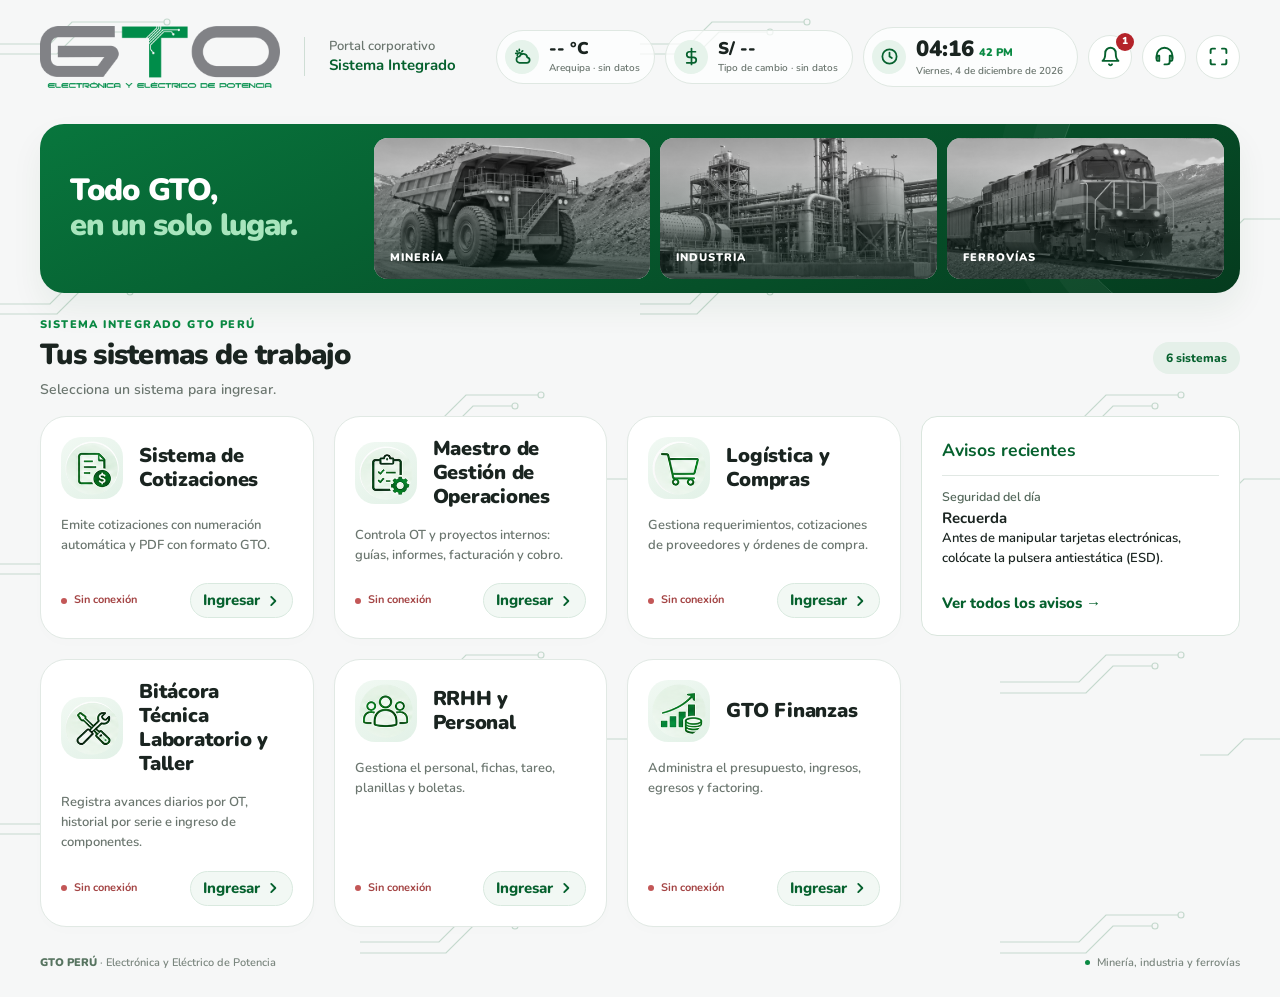
<file: index.html>
<!doctype html>
<html lang="es">
<head>
<meta charset="utf-8">
<meta name="viewport" content="width=device-width,initial-scale=1">
<title>Sistema Integrado GTO</title>
<link rel="icon" type="image/png" href="assets/icono-menu.png">
<link rel="preconnect" href="https://fonts.googleapis.com">
<link href="https://fonts.googleapis.com/css2?family=Nunito:wght@500;600;700;800;900&display=swap" rel="stylesheet">
<style>
:root{--verde:#0A8A43;--verde2:#16A653;--osc:#06612E;--texto:#1A2420;--gris:#3C4540;--suave:#6B766F}
*{box-sizing:border-box;margin:0;padding:0}
html,body{background:#F5F8F6;color:var(--texto);min-width:320px}
body{font:600 15px/1.5 Nunito,"Segoe UI",Arial,sans-serif;background:radial-gradient(ellipse at 100% 0,#E0F0E6 0,transparent 46%),#F5F8F6}
a{color:inherit;text-decoration:none}button{font:inherit;color:inherit;background:none;border:0;cursor:pointer}
a:focus-visible,button:focus-visible{outline:3px solid var(--verde);outline-offset:5px}
.portal-header{max-width:1680px;margin:0 auto;padding:26px 40px 22px;display:flex;align-items:center;justify-content:space-between;gap:24px}
.brand{display:flex;align-items:center;gap:24px;flex:none}.brand img{display:block;width:240px;height:auto}.brand span{border-left:1px solid #CFDED5;padding-left:24px;font-size:13px;line-height:1.4;color:var(--suave)}.brand b{display:block;color:var(--osc);font-size:15px}
.barra{display:flex;align-items:center;justify-content:flex-end;gap:10px;flex-wrap:wrap}
.chip{display:flex;align-items:center;gap:10px;padding:8px 14px 8px 8px;border:1px solid #DFE8E2;border-radius:100px;background:#FFFFFFB8;min-height:52px}
.chip .ico{width:34px;height:34px;display:grid;place-items:center;background:#E6F3EB;color:var(--osc);border-radius:50%;flex:none}.ico svg{width:19px;height:19px}
.chip .v{font-size:17px;line-height:1.2;font-weight:900;font-variant-numeric:tabular-nums;white-space:nowrap}.chip .v small{font-size:11px;color:var(--verde);margin-left:5px}.chip .l{font-size:10px;line-height:1.3;color:var(--suave);margin-top:3px;max-width:200px}.reloj .v{font-size:22px}.reloj .sal{display:none}
.btn{position:relative;width:44px;height:44px;display:grid;place-items:center;color:var(--osc);border-radius:50%;background:#FFF;border:1px solid #DFE8E2;transition:background .18s,transform .18s}.btn svg{width:21px;height:21px}.btn:hover{background:#E8F5EC;transform:translateY(-2px)}.badge{position:absolute;top:-3px;right:-3px;min-width:18px;height:18px;padding:0 4px;border-radius:20px;background:#B4232A;color:white;font-size:10px;font-weight:900;display:grid;place-items:center}.badge:empty{display:none}
.portal-main{max-width:1680px;margin:0 auto;padding:14px 40px 24px;display:grid;grid-template-columns:minmax(280px,360px) minmax(0,1fr);gap:40px;align-items:start}
.intro{position:relative;isolation:isolate;padding:32px 24px 24px;background:linear-gradient(155deg,#08763D,#053B1E);color:#fff;border-radius:36px 36px 100px 36px;overflow:hidden;box-shadow:0 16px 32px #154D2310}
.intro::before{content:'';position:absolute;z-index:-1;top:-90px;right:-110px;width:290px;height:290px;border:1px solid #FFFFFF24;border-radius:50%;box-shadow:0 0 0 30px #FFFFFF08,0 0 0 60px #FFFFFF05;pointer-events:none}
.eyebrow{display:flex;align-items:center;gap:8px;font-size:10px;font-weight:900;letter-spacing:1.6px;color:#B9E2CA;text-transform:uppercase}.eyebrow::before{content:'';width:22px;height:2px;background:#7DCC9E}
.intro h1{font-size:clamp(30px,2.6vw,42px);font-weight:900;letter-spacing:-1.3px;line-height:1.14;margin:18px 0 14px}.intro h1 span{color:#A8E5BD}.intro>p{font-size:14px;line-height:1.6;color:#D2E7DB;max-width:260px}
.sectores{display:grid;gap:10px;margin-top:28px}.sector{height:133px;position:relative;overflow:hidden;isolation:isolate;border-radius:18px;background:#E0E6E2}.sector:last-child{border-bottom-right-radius:68px}.sector::before{content:'';position:absolute;inset:0;z-index:-1;background:url('assets/login-sectores-v2.jpg') right top/auto 300% no-repeat;transition:transform .6s}.sector:nth-child(2)::before{background-position:right center}.sector:nth-child(3)::before{background-position:right bottom}.sector::after{content:'';position:absolute;inset:0;z-index:-1;background:linear-gradient(0deg,#0D241CB3,transparent 80%)}.sector span{position:absolute;bottom:12px;left:16px;font-size:11px;letter-spacing:1px;font-weight:900}.sector:hover::before{transform:scale(1.035)}
.module-region{padding-top:14px;min-width:0}.section-heading{display:flex;align-items:center;justify-content:space-between;gap:20px;margin-bottom:24px}.section-heading .kicker{font-size:11px;letter-spacing:1.4px;color:var(--verde);text-transform:uppercase;font-weight:900;margin-bottom:5px}.section-heading h2{font-size:29px;font-weight:900;letter-spacing:-.7px;line-height:1.2}.section-heading p{font-size:14px;color:var(--suave);margin-top:6px}.module-count{padding:7px 13px;border-radius:40px;background:#E5F0E9;color:var(--osc);font-size:12px;font-weight:800;white-space:nowrap}
.lienzo{display:grid;grid-template-columns:repeat(2,minmax(0,1fr));gap:20px}
.card{position:relative;display:flex;flex-direction:column;min-width:0;min-height:202px;background:#FFFFFFE8;border:1px solid #E1E9E4;border-radius:26px;padding:24px 24px 18px;box-shadow:0 4px 14px #214E2E03;transition:transform .2s,box-shadow .2s,border-color .2s;overflow:hidden}
.card:hover{transform:translateY(-4px);border-color:#9FCEB1;box-shadow:0 16px 36px #145C3010;background:#FFF}.card-top{display:flex;align-items:center;gap:16px;min-width:0;padding-right:0}.card-icon{width:62px;height:62px;display:grid;place-items:center;flex:none;border-radius:20px;background:linear-gradient(145deg,#F1F9F3,#E2F1E7)}.card img{width:54px;height:54px;object-fit:contain}.card h3{font-size:20px;line-height:1.2;font-weight:900;letter-spacing:-.25px;max-width:290px}.card p{font-size:13px;font-weight:600;line-height:1.55;color:var(--suave);margin:16px 0 18px;max-width:95%}.card-bottom{display:flex;align-items:center;justify-content:space-between;gap:12px;margin-top:auto}.est{display:inline-flex;align-items:center;gap:7px;font-size:11px;font-weight:700;color:var(--suave)}.est i{width:6px;height:6px;border-radius:50%;background:#B8C2BC}.est b{font-weight:700}.est.ok{color:#397953}.est.ok i{background:#23A45C}.est.mal{color:#A44545}.est.mal i{background:#C35757}.ir{display:grid;place-items:center;width:35px;height:35px;border-radius:50%;border:1px solid #D9E9DF;color:var(--osc);background:#F2F8F4;transition:color .2s,background .2s,transform .2s}.ir svg{width:14px;height:14px}.card:hover .ir{color:#fff;background:var(--verde);border-color:var(--verde);transform:translateX(2px)}
.portal-footer{max-width:1680px;margin:0 auto;padding:4px 40px 26px;display:flex;align-items:center;justify-content:space-between;gap:20px;color:#7A867E;font-size:11px}.portal-footer b{font-weight:900;color:#577460}.portal-footer span:last-child{display:flex;align-items:center;gap:7px}.portal-footer span:last-child::before{content:'';width:5px;height:5px;border-radius:50%;background:#0A8A43}
@media(min-width:1500px){.card{min-height:210px;padding:25px 28px 18px}.card h3{font-size:22px}.card p{font-size:14px}.intro{padding-top:38px}.sector{height:140px}}
@media(max-width:1250px){.portal-header{padding:22px 28px}.brand span{display:none}.brand img{width:210px}.portal-main{padding:12px 28px 24px;grid-template-columns:280px minmax(0,1fr);gap:26px}.intro{padding:28px 20px 22px}.intro h1{font-size:33px}.sector{height:145px}.card{padding:20px;min-height:215px}.card h3{font-size:18px}.card-icon{width:50px;height:50px;border-radius:17px}.card img{width:46px;height:46px}.card-top{gap:12px}.portal-footer{padding-left:28px;padding-right:28px}.chip .l{max-width:160px}}
@media(max-width:1000px){.portal-header{align-items:flex-start}.brand img{width:180px}.barra{gap:7px}.chip{min-height:44px;padding:6px 11px 6px 6px}.chip .ico{width:28px;height:28px}.chip .v{font-size:15px}.chip .l{font-size:9px;max-width:145px}.reloj .v{font-size:19px}.btn{width:38px;height:38px}.portal-main{grid-template-columns:220px minmax(0,1fr);gap:22px}.intro h1{font-size:29px}.intro>p{font-size:13px}.eyebrow{font-size:9px;letter-spacing:1px}.sector{height:150px}.card{padding:18px;min-height:230px}.card-top{align-items:flex-start;gap:10px}.card-icon{width:42px;height:42px;border-radius:14px}.card img{width:38px;height:38px}.card h3{font-size:17px}.card p{font-size:12px}.lienzo{gap:14px}.section-heading h2{font-size:25px}.module-count{display:none}}
@media(max-width:760px){.portal-header{padding:20px;flex-direction:column;gap:18px}.brand img{width:205px}.brand span{display:block;font-size:10px;padding-left:16px}.brand{gap:16px}.brand b{font-size:12px}#portalToolbar{width:100%}.barra{justify-content:flex-start;gap:8px}.chip{flex:1;min-height:48px;gap:8px}.chip .v{font-size:16px}.chip .l{max-width:130px;font-size:10px}.chip.reloj{order:1;flex-basis:calc(100% - 154px);flex-grow:1}.btn{order:2;width:40px;height:40px}.portal-main{display:block;padding:2px 20px 24px}.intro{padding:25px 22px 20px;border-radius:28px 28px 56px 28px}.intro h1{font-size:31px;letter-spacing:-.8px;margin:12px 0 10px}.intro h1 br{display:none}.intro>p{max-width:100%;font-size:13px}.sectores{grid-template-columns:repeat(3,minmax(0,1fr));gap:8px;margin-top:20px}.sector{height:90px;border-radius:12px}.sector:last-child{border-bottom-right-radius:30px}.sector::before{background-size:auto 300%;background-position:right top}.sector:nth-child(2)::before{background-position:right center}.sector:nth-child(3)::before{background-position:right bottom}.sector span{font-size:8px;letter-spacing:.4px;left:8px;bottom:8px}.module-region{padding-top:28px}.section-heading{margin-bottom:18px}.section-heading h2{font-size:25px}.section-heading p{font-size:13px}.lienzo{grid-template-columns:1fr;gap:13px}.card{min-height:0;padding:22px;border-radius:24px}.card-top{align-items:center;gap:14px}.card-icon{width:54px;height:54px;border-radius:18px}.card img{width:48px;height:48px}.card h3{font-size:20px;max-width:none}.card p{font-size:13px;margin:14px 0;max-width:100%}.card-bottom{margin-top:0}.ir{width:32px;height:32px}.portal-footer{padding:0 22px 26px;font-size:10px;flex-wrap:wrap;gap:7px}.portal-footer span:last-child{display:none}}
@media(prefers-reduced-motion:reduce){*,*::before{transition:none!important}}
/* Paneles flotantes (avisos y soporte) */
.velo{position:fixed;inset:0;background:rgba(10,20,15,.35);display:none;z-index:50}
.velo.on{display:block}
.panel{position:fixed;z-index:60;background:#fff;border-radius:18px;box-shadow:0 20px 50px rgba(10,30,20,.25);width:min(420px,calc(100vw - 32px));display:none;overflow:hidden}
.panel.on{display:block}
.panel header{display:flex;align-items:center;gap:12px;padding:18px 20px;background:linear-gradient(135deg,var(--verde2),var(--osc));color:#fff}
.panel header h4{font-size:18px;font-weight:900;flex:1}
.panel header button{color:#fff;font-size:24px;line-height:1;width:32px;height:32px;border-radius:50%}
.panel header button:hover{background:rgba(255,255,255,.15)}
.avisos{max-height:60vh;overflow:auto;padding:8px 0}
.aviso{padding:14px 20px;border-bottom:1px solid #EEF2EF}
.aviso:last-child{border-bottom:0}
.aviso .f{font-size:12px;font-weight:800;color:var(--verde);text-transform:uppercase;letter-spacing:.5px}
.aviso b{display:block;font-size:16px;font-weight:900;margin:2px 0 4px}
.aviso p{font-size:14px;color:var(--gris);line-height:1.45;font-weight:600}
.grupo{padding:12px 20px 4px;font-size:11px;font-weight:900;letter-spacing:1.2px;color:var(--suave);text-transform:uppercase}
.aviso{display:flex;gap:14px;align-items:flex-start}
.aviso .ti{width:40px;height:40px;border-radius:12px;display:grid;place-items:center;flex:none;color:#fff}
.aviso .ti svg{width:21px;height:21px}
.t-basura{background:#7A5A2B}.t-seguridad{background:#D98A0A}.t-visita{background:#1C6FD1}.t-recojo{background:#0A8A43}
.aviso.hoy{background:#FFF8EC}
.aviso.nuevo b::after{content:"NUEVO";margin-left:8px;font-size:10px;background:#D93A3A;color:#fff;padding:2px 6px;border-radius:8px;vertical-align:middle}
.vacio{padding:24px 20px;color:var(--suave);font-weight:700;text-align:center}
.sop{padding:20px;display:grid;gap:12px}
.sop p{color:var(--gris);font-weight:600;font-size:14px;line-height:1.45}
.sop a{display:flex;align-items:center;gap:14px;padding:14px 16px;border-radius:14px;border:1px solid #E1E8E4;font-weight:800;transition:.15s}
.sop a:hover{border-color:var(--verde);background:#F2FAF5}
.sop a span{display:block;font-size:13px;color:var(--suave);font-weight:600}
.sop a .i{width:44px;height:44px;border-radius:50%;display:grid;place-items:center;color:#fff;flex:none}
.sop a .i svg{width:22px;height:22px}


@media screen {
 body{background-color:#f6f7f7;background-image:url("data:image/svg+xml,%3Csvg%20xmlns%3D%22http%3A%2F%2Fwww.w3.org%2F2000%2Fsvg%22%20width%3D%22640%22%20height%3D%22260%22%20viewBox%3D%220%200%20640%20260%22%3E%3Cg%20fill%3D%22none%22%20stroke%3D%22%2375a88a%22%20opacity%3D%22.38%22%20stroke-width%3D%221.2%22%3E%3Cpath%20d%3D%22M0%2044h50l22-22h92m-164%2032h57l22-22h48m233%20130h79l27-27h72m-178%2038h86l27-27h39M560%20235h28l16-16h36%22%2F%3E%3Ccircle%20cx%3D%22167%22%20cy%3D%2222%22%20r%3D%223%22%2F%3E%3Ccircle%20cx%3D%22130%22%20cy%3D%2232%22%20r%3D%223%22%2F%3E%3Ccircle%20cx%3D%22541%22%20cy%3D%22135%22%20r%3D%223%22%2F%3E%3Ccircle%20cx%3D%22515%22%20cy%3D%22146%22%20r%3D%223%22%2F%3E%3C%2Fg%3E%3C%2Fsvg%3E")}
 .portal-main{display:block}.module-region{padding-top:24px}.ir{display:inline-flex;gap:6px;width:auto;padding:0 12px;border-radius:30px;font-weight:800}.card{background:#fff}
}
@media(min-width:761px){.intro{display:grid;grid-template-columns:minmax(195px,1fr) 3fr;align-items:center;gap:20px;padding:14px 16px 14px 30px;border-radius:24px}.intro h1{margin:0;font-size:clamp(26px,2.4vw,40px)}.intro>.eyebrow,.intro>p{display:none}.sectores{margin:0;grid-template-columns:repeat(3,minmax(0,1fr))}.sector,.sector:last-child{height:clamp(120px,11vw,175px);border-radius:14px}.card{min-height:165px;padding:20px}.section-heading{margin-bottom:16px}}
@media(min-width:1060px){.lienzo{grid-template-columns:repeat(3,minmax(0,1fr))}}
@media(min-width:1100px){.module-region{display:grid;grid-template-columns:minmax(0,2.7fr) minmax(260px,1fr);column-gap:20px}.module-region .section-heading{grid-column:1/-1}.module-region .lienzo{grid-template-columns:repeat(3,minmax(0,1fr))}}
.portal-notices{align-self:start;background:white;border:1px solid #dae6de;border-radius:16px;padding:20px}.portal-notices h3{color:#06612e;margin:0 0 12px}.portal-notices article{padding:12px 0;border-top:1px solid #e1e8e4}.portal-notices small{display:block;color:#54685b}.portal-notices button{color:#06612e;font-weight:800;margin-top:12px}.portal-notices p{font-size:13px}@media(max-width:1099px){.portal-notices{margin-top:16px}}
</style>
</head>
<body>
<header class="portal-header">
 <a class="brand" href="/" aria-label="Inicio · Sistema Integrado GTO"><img src="assets/logo-gto.png" alt="GTO · Electrónica y Eléctrico de Potencia"><span>Portal corporativo<b>Sistema Integrado</b></span></a>
 <div id="portalToolbar" aria-label="Información y herramientas"></div>
</header>
<main class="portal-main">
 <aside class="intro" aria-label="GTO Perú · Nuestros sectores">
  <div class="eyebrow">Conectados para avanzar</div>
  <h1>Todo GTO,<br> <span>en un solo lugar.</span></h1>
  <p>Accede a tus herramientas y continúa con el trabajo de cada día.</p>
  <div class="sectores"><div class="sector"><span>MINERÍA</span></div><div class="sector"><span>INDUSTRIA</span></div><div class="sector"><span>FERROVÍAS</span></div></div>
 </aside>
 <section class="module-region" aria-labelledby="module-title">
  <div class="section-heading"><div><div class="kicker">Sistema Integrado GTO Perú</div><h2 id="module-title">Tus sistemas de trabajo</h2><p>Selecciona un sistema para ingresar.</p></div><span class="module-count">6 sistemas</span></div>
  <nav class="lienzo" id="lienzo" aria-label="Sistemas de GTO"></nav>
 <aside class="portal-notices"><h3>Avisos recientes</h3><div id="recent-notices"></div><button type="button" data-abrir="pAvisos">Ver todos los avisos →</button></aside>
 </section>
</main>
<footer class="portal-footer"><span><b>GTO PERÚ</b> · Electrónica y Eléctrico de Potencia</span><span>Minería, industria y ferrovías</span></footer>

<div class="velo" id="velo"></div>
<div class="panel" id="pAvisos" role="dialog" aria-label="Recordatorios"><header><h4>Recordatorios</h4><button data-cerrar aria-label="Cerrar">×</button></header><div class="avisos" id="listaAvisos"></div></div>
<div class="panel" id="pSoporte" role="dialog" aria-label="Soporte de sistemas"><header><h4>Soporte de sistemas</h4><button data-cerrar aria-label="Cerrar">×</button></header><div class="sop" id="sop"></div></div>

<script src="recordatorios.js?v=1"></script>
<script>
/* =====================================================================
   CONFIGURACIÓN — todo lo que se edita está aquí
   ===================================================================== */

/* 1) Sistemas (nombre, descripción, icono y dirección) */
const SISTEMAS = [
  { nombre:'Sistema de<br>Cotizaciones', desc:'Emite cotizaciones con numeración automática y PDF con formato GTO.', icono:'assets/icono-cot.png', url:'https://cotizador-gto-web.vercel.app' },
  { nombre:'Maestro de Gestión<br>de Operaciones', desc:'Controla OT y proyectos internos: guías, informes, facturación y cobro.', icono:'assets/icono-maestro.png', url:'https://maestro-gestion-operaciones.vercel.app' },
  { nombre:'Logística y<br>Compras', desc:'Gestiona requerimientos, cotizaciones de proveedores y órdenes de compra.', icono:'assets/icono-compras.png', url:'https://gto-oc-sistema-app.vercel.app' },
  { nombre:'Bitácora Técnica<br>Laboratorio y Taller', desc:'Registra avances diarios por OT, historial por serie e ingreso de componentes.', icono:'assets/icono-taller.png', url:'https://bitacora-tecnica-gto.vercel.app' },
  { nombre:'RRHH y<br>Personal', desc:'Gestiona el personal, fichas, tareo, planillas y boletas.', icono:'assets/icono-rrhh.png', url:'https://gto-rrhh.vercel.app' },
  { nombre:'GTO<br>Finanzas', desc:'Administra el presupuesto, ingresos, egresos y factoring.', icono:'assets/icono-finanzas.png', url:'https://gto-finanzas.vercel.app' },
];

/* 2) Recordatorios de la campana: se editan en el archivo recordatorios.js */

/* 3) Soporte de sistemas */
const SOPORTE = {
  whatsapp:'51921502895',                 // número con código de país, sin + ni espacios
  correo:'jalexisgomezm@gmail.com',
  nombre:'Soporte de sistemas GTO',
};

/* 4) Clima (Arequipa) */
const CLIMA = { lat:-16.41, lon:-71.54, lugar:'Arequipa' };

/* ===================================================================== */
const TZ='America/Lima';
const svg=(d,w=2.2)=>`<svg viewBox="0 0 24 24" fill="none" stroke="currentColor" stroke-width="${w}" stroke-linecap="round" stroke-linejoin="round" aria-hidden="true">${d}</svg>`;
const I={
  flecha:svg('<path d="M9 5l7 7-7 7"/>',3.2),
  reloj:svg('<circle cx="12" cy="12" r="9"/><path d="M12 7v5l3 2"/>'),
  sol:svg('<circle cx="12" cy="12" r="4"/><path d="M12 2v2M12 20v2M4.9 4.9l1.4 1.4M17.7 17.7l1.4 1.4M2 12h2M20 12h2M4.9 19.1l1.4-1.4M17.7 6.3l1.4-1.4"/>'),
  nube:svg('<path d="M7 18h10a4 4 0 0 0 .6-7.96A6 6 0 0 0 6.1 9.2 4.5 4.5 0 0 0 7 18z"/>'),
  solnube:svg('<path d="M8 3v1.5M3.5 8H5M4.8 4.8l1 1M12.2 4.8l-1 1"/><path d="M5.5 10.5a3 3 0 0 1 5.6-1.6"/><path d="M8.5 20h9a3.5 3.5 0 0 0 .5-6.96A5 5 0 0 0 8.3 12a3.9 3.9 0 0 0 .2 8z"/>'),
  lluvia:svg('<path d="M7 15h10a4 4 0 0 0 .6-7.96A6 6 0 0 0 6.1 6.2 4.5 4.5 0 0 0 7 15z"/><path d="M8 18l-1 3M12 18l-1 3M16 18l-1 3"/>'),
  tormenta:svg('<path d="M7 15h10a4 4 0 0 0 .6-7.96A6 6 0 0 0 6.1 6.2 4.5 4.5 0 0 0 7 15z"/><path d="M12 15l-2 4h3l-2 4"/>'),
  niebla:svg('<path d="M4 9h16M3 13h18M5 17h14"/>'),
  dolar:svg('<path d="M12 2v20"/><path d="M17 6H9.5a3.5 3.5 0 0 0 0 7h5a3.5 3.5 0 0 1 0 7H6"/>'),
  campana:svg('<path d="M6 8a6 6 0 1 1 12 0c0 7 3 9 3 9H3s3-2 3-9"/><path d="M10.3 21a1.94 1.94 0 0 0 3.4 0"/>'),
  soporte:svg('<path d="M3 14v-3a9 9 0 0 1 18 0v3"/><path d="M21 15a2 2 0 0 1-2 2h-1v-6h1a2 2 0 0 1 2 2z"/><path d="M3 15a2 2 0 0 0 2 2h1v-6H5a2 2 0 0 0-2 2z"/><path d="M18 17v1a3 3 0 0 1-3 3h-3"/>'),
  completa:svg('<path d="M8 3H5a2 2 0 0 0-2 2v3M16 3h3a2 2 0 0 1 2 2v3M8 21H5a2 2 0 0 1-2-2v-3M16 21h3a2 2 0 0 0 2-2v-3"/>'),
  salir:svg('<path d="M8 3v3a2 2 0 0 1-2 2H3M21 8h-3a2 2 0 0 1-2-2V3M3 16h3a2 2 0 0 1 2 2v3M16 21v-3a2 2 0 0 1 2-2h3"/>'),
  wa:'<svg viewBox="0 0 24 24" fill="currentColor" aria-hidden="true"><path d="M17.5 14.4c-.3-.1-1.7-.8-2-.9-.3-.1-.5-.1-.7.1-.2.3-.8.9-.9 1.1-.2.2-.3.2-.6.1-.3-.1-1.2-.5-2.3-1.4-.9-.8-1.4-1.7-1.6-2-.2-.3 0-.5.1-.6l.4-.5c.1-.2.2-.3.3-.5.1-.2 0-.4 0-.5l-.9-2.2c-.2-.6-.5-.5-.7-.5h-.6c-.2 0-.5.1-.8.4-.3.3-1 1-1 2.5s1.1 2.9 1.2 3.1c.1.2 2.1 3.2 5.1 4.5.7.3 1.3.5 1.7.6.7.2 1.4.2 1.9.1.6-.1 1.7-.7 2-1.4.2-.7.2-1.2.2-1.4-.1-.1-.3-.2-.6-.3zM12 2a10 10 0 0 0-8.6 15.1L2 22l5-1.3A10 10 0 1 0 12 2z"/></svg>',
  basura:svg('<path d="M3 6h18"/><path d="M8 6V4h8v2"/><path d="M6 6l1 14a2 2 0 0 0 2 2h6a2 2 0 0 0 2-2l1-14"/><path d="M10 11v6M14 11v6"/>'),
  seguridad:svg('<path d="M12 3l8 3v6c0 5-3.5 8-8 9-4.5-1-8-4-8-9V6z"/><path d="m9 12 2 2 4-4"/>'),
  visita:svg('<circle cx="9" cy="8" r="3.2"/><path d="M3 20a6 6 0 0 1 12 0"/><path d="M16 4.5a3 3 0 0 1 0 6M21 20a5 5 0 0 0-4-4.9"/>'),
  recojo:svg('<path d="M1 6h13v10H1z"/><path d="M14 9h4l3 3v4h-7"/><circle cx="5.5" cy="17.5" r="2"/><circle cx="17.5" cy="17.5" r="2"/>'),
  mail:svg('<rect x="3" y="5" width="18" height="14" rx="2"/><path d="m3 7 9 6 9-6"/>'),
};

/* --- Construcción --- */
const barra=`<div class="barra">
  <div class="chip" title="Clima en ${CLIMA.lugar}"><span class="ico" data-cico>${I.solnube}</span><div><div class="v" data-ct>-- °C</div><div class="l" data-cl>${CLIMA.lugar}</div></div></div>
  <div class="chip" title="Tipo de cambio del dólar"><span class="ico">${I.dolar}</span><div><div class="v" data-tc>S/ --</div><div class="l" data-tcl>Tipo de cambio</div></div></div>
  <div class="chip reloj" role="timer"><span class="ico">${I.reloj}</span><div><div class="v"><span data-h>--:--</span><small data-s></small></div><div class="l" data-f></div></div><div class="sal" data-g></div></div>
  <button class="btn" data-abrir="pAvisos" title="Recordatorios" aria-label="Recordatorios">${I.campana}<span class="badge" data-badge></span></button>
  <button class="btn" data-abrir="pSoporte" title="Soporte de sistemas" aria-label="Soporte de sistemas">${I.soporte}</button>
  <button class="btn" data-full title="Pantalla completa" aria-label="Pantalla completa">${I.completa}</button>
</div>`;
const tarjeta=(s,i)=>`<a class="card" href="${s.url}" target="_blank" rel="noopener" aria-label="${s.nombre.replace('<br>',' ')}">
 <div class="card-top"><span class="card-icon"><img src="${s.icono}" alt=""></span><h3>${s.nombre.replace('<br>',' ')}</h3></div>
 <p>${s.desc}</p><div class="card-bottom"><span class="est" data-est="${i}"><i></i><b>Verificando…</b></span><span class="ir" aria-hidden="true">Ingresar ${I.flecha}</span></div></a>`;
document.getElementById('lienzo').innerHTML=SISTEMAS.map(tarjeta).join('');
document.getElementById('portalToolbar').innerHTML=barra;
const $$=q=>document.querySelectorAll(q);
const set=(q,html)=>$$(q).forEach(e=>e.innerHTML=html);

/* --- Reloj (hora de Perú) --- */
const fH=new Intl.DateTimeFormat('es-PE',{timeZone:TZ,hour:'2-digit',minute:'2-digit',hour12:true});
const fS=new Intl.DateTimeFormat('es-PE',{timeZone:TZ,second:'2-digit'});
const fF=new Intl.DateTimeFormat('es-PE',{timeZone:TZ,weekday:'long',day:'numeric',month:'long',year:'numeric'});
const fHH=new Intl.DateTimeFormat('es-PE',{timeZone:TZ,hour:'numeric',hour12:false});
function tic(){
  const d=new Date(), p=fH.formatToParts(d), v=t=>(p.find(x=>x.type===t)||{}).value||'';
  const ap=v('dayPeriod').replace(/[.\s]/g,'').toUpperCase();
  const h=+fHH.format(d);
  set('[data-h]',v('hour')+':'+v('minute'));
  set('[data-s]',fS.format(d).padStart(2,'0')+' '+ap);
  set('[data-f]',fF.format(d).replace(/^./,c=>c.toUpperCase()));
  set('[data-g]',h<12?'Buenos<br>días':h<19?'Buenas<br>tardes':'Buenas<br>noches');
}
tic(); setInterval(tic,1000);

/* --- Clima (Open-Meteo, sin clave) --- */
function iconoClima(c){ if(c===0)return[I.sol,'Despejado']; if(c<=2)return[I.solnube,'Parcial nublado']; if(c===3)return[I.nube,'Nublado'];
  if(c<=48)return[I.niebla,'Neblina']; if(c<=67||(c>=80&&c<=82))return[I.lluvia,'Lluvia']; if(c<=77)return[I.nube,'Nieve']; return[I.tormenta,'Tormenta']; }
async function clima(){
  try{
    const r=await fetch(`https://api.open-meteo.com/v1/forecast?latitude=${CLIMA.lat}&longitude=${CLIMA.lon}&current=temperature_2m,weather_code&daily=temperature_2m_max,temperature_2m_min&timezone=${encodeURIComponent(TZ)}&forecast_days=1`);
    const j=await r.json(); const [ic,txt]=iconoClima(j.current.weather_code);
    set('[data-cico]',ic); set('[data-ct]',Math.round(j.current.temperature_2m)+' °C');
    set('[data-cl]',`${CLIMA.lugar} · ${txt} · ${Math.round(j.daily.temperature_2m_min[0])}°/${Math.round(j.daily.temperature_2m_max[0])}°`);
  }catch(e){ set('[data-cl]',CLIMA.lugar+' · sin datos'); }
}
clima(); setInterval(clima,30*60*1000);

/* --- Tipo de cambio (SUNAT; si no responde, referencial de mercado) --- */
const n3=x=>Number(x).toFixed(3);
async function tipoCambio(){
  try{
    const r=await fetch('https://api.apis.net.pe/v1/tipo-cambio-sunat'); if(!r.ok) throw 0;
    const j=await r.json(); if(!j.venta) throw 0;
    set('[data-tc]',`S/ ${n3(j.venta)}<small>V</small>`); set('[data-tcl]',`SUNAT · compra ${n3(j.compra)}`); return;
  }catch(e){}
  try{
    const r=await fetch('https://open.er-api.com/v6/latest/USD'); const j=await r.json();
    set('[data-tc]',`S/ ${n3(j.rates.PEN)}`); set('[data-tcl]','Dólar · referencial');
  }catch(e){ set('[data-tcl]','Tipo de cambio · sin datos'); }
}
tipoCambio(); setInterval(tipoCambio,60*60*1000);

/* --- Estado de cada sistema --- */
async function estado(){
  SISTEMAS.forEach(async(s,i)=>{
    const ctl=new AbortController(); const t=setTimeout(()=>ctl.abort(),9000); let ok=false;
    try{ await fetch(s.url,{mode:'no-cors',cache:'no-store',signal:ctl.signal}); ok=true; }catch(e){}
    clearTimeout(t);
    $$(`[data-est="${i}"]`).forEach(e=>{ e.className='est '+(ok?'ok':'mal'); e.querySelector('b').textContent=ok?'En línea':'Sin conexión'; });
  });
}
estado(); setInterval(estado,5*60*1000);

/* --- Recordatorios (campana) --- */
const EV=window.EVENTOS||[], FX=window.FIJOS||[], SG=window.SEGURIDAD||[];
const fISO=new Intl.DateTimeFormat('en-CA',{timeZone:TZ,year:'numeric',month:'2-digit',day:'2-digit'});
const fHM=new Intl.DateTimeFormat('en-GB',{timeZone:TZ,hour:'2-digit',minute:'2-digit',hour12:false});
const fDia=new Intl.DateTimeFormat('es-PE',{timeZone:'UTC',weekday:'long',day:'numeric',month:'long'});
const fWd=new Intl.DateTimeFormat('en-US',{timeZone:TZ,weekday:'short'});
const WD={Sun:0,Mon:1,Tue:2,Wed:3,Thu:4,Fri:5,Sat:6};
const addDias=(iso,n)=>{const d=new Date(iso+'T12:00:00Z');d.setUTCDate(d.getUTCDate()+n);return d.toISOString().slice(0,10)};
const LS='gto_recordatorios_vistos';
const leer=()=>{try{return JSON.parse(localStorage.getItem(LS)||'[]')}catch(e){return[]}};
function recordatorios(){
  const d=new Date(), hoy=fISO.format(d), manana=addDias(hoy,1), hm=fHM.format(d), wd=WD[fWd.format(d)];
  const items=[];
  // Eventos: hoy y mañana (activos); próximos 30 días (informativos)
  EV.filter(e=>e&&e.fecha>=hoy).sort((a,b)=>(a.fecha+(a.hora||'')).localeCompare(b.fecha+(b.hora||''))).forEach(e=>{
    const cuando=e.fecha===hoy?'Hoy':e.fecha===manana?'Mañana':fDia.format(new Date(e.fecha+'T12:00:00Z')).replace(/^./,c=>c.toUpperCase());
    if(e.fecha<=addDias(hoy,30)) items.push({id:'ev-'+e.fecha+'-'+e.titulo,g:e.fecha<=manana?'hoy':'prox',tipo:e.tipo==='recojo'?'recojo':'visita',
      f:`${cuando}${e.hora?' · '+e.hora+' h':''} · ${e.tipo==='recojo'?'Recojo':'Visita'}`,titulo:e.titulo,texto:e.texto||'',activo:e.fecha<=manana});
  });
  // Fijos semanales
  FX.forEach((r,i)=>{
    if(r.dias.includes(wd)&&hm>=(r.desde||'00:00')&&hm<=(r.hasta||'23:59'))
      items.push({id:`fx-${i}-${hoy}`,g:'hoy',tipo:r.tipo||'seguridad',f:'Hoy',titulo:r.titulo,texto:r.texto,activo:true});
    else if(r.previo&&r.dias.includes((wd+1)%7)&&hm>='15:00')
      items.push({id:`fxp-${i}-${hoy}`,g:'hoy',tipo:r.tipo||'seguridad',f:'Mañana',titulo:r.tituloPrevio||r.titulo,texto:r.textoPrevio||r.texto,activo:true});
  });
  // Seguridad del día (rota)
  if(SG.length){ const n=Math.floor(new Date(hoy+'T00:00:00Z')/864e5)%SG.length;
    items.push({id:'sg-'+hoy,g:'seg',tipo:'seguridad',f:'Seguridad del día',titulo:'Recuerda',texto:SG[n],activo:true}); }
  return items;
}
function pintarAvisos(){
  const it=recordatorios(), vistos=leer();
  const recent=document.getElementById('recent-notices');recent.replaceChildren();
  for(const item of it.slice(0,3)){const row=document.createElement('article'),label=document.createElement('small'),title=document.createElement('strong'),detail=document.createElement('p');label.textContent=item.f;title.textContent=item.titulo;detail.textContent=item.texto;row.append(label,title,detail);recent.append(row);}
  if(!it.length)recent.textContent='Sin avisos para esta fecha.';
  set('[data-badge]',it.filter(x=>x.activo&&!vistos.includes(x.id)).length||'');
  const bloque=(g,t)=>{const l=it.filter(x=>x.g===g); return l.length?`<div class="grupo">${t}</div>`+l.map(x=>`<div class="aviso${g==='hoy'?' hoy':''}${x.activo&&!vistos.includes(x.id)?' nuevo':''}"><span class="ti t-${x.tipo}">${I[x.tipo]||I.seguridad}</span><div><span class="f">${x.f}</span><b>${x.titulo}</b><p>${x.texto}</p></div></div>`).join(''):''};
  const html=bloque('hoy','Hoy y mañana')+bloque('prox','Próximas visitas y recojos')+bloque('seg','Seguridad');
  document.getElementById('listaAvisos').innerHTML=html||'<div class="vacio">No hay recordatorios por ahora.</div>';
}
pintarAvisos(); setInterval(pintarAvisos,60*1000);

/* --- Soporte --- */
document.getElementById('sop').innerHTML=`<p>¿Algún sistema no carga o tienes una consulta? Escríbenos e indica el sistema y lo que ocurre.</p>
  <a href="https://wa.me/${SOPORTE.whatsapp}?text=${encodeURIComponent('Hola, necesito soporte con el Sistema Integrado GTO: ')}" target="_blank" rel="noopener"><span class="i" style="background:#25D366">${I.wa}</span><div>WhatsApp<span>+${SOPORTE.whatsapp.replace(/^(\d{2})(\d{3})(\d{3})(\d{3})$/,'$1 $2 $3 $4')}</span></div></a>
  <a href="mailto:${SOPORTE.correo}?subject=${encodeURIComponent('Soporte Sistema Integrado GTO')}"><span class="i" style="background:#0A8A43">${I.mail}</span><div>Correo<span>${SOPORTE.correo}</span></div></a>`;

/* --- Abrir / cerrar paneles --- */
const velo=document.getElementById('velo');
function cerrar(){ $$('.panel.on').forEach(p=>p.classList.remove('on')); velo.classList.remove('on'); }
function abrir(id,btn){
  cerrar(); const p=document.getElementById(id); p.classList.add('on'); velo.classList.add('on');
  const r=btn.getBoundingClientRect(); const w=p.offsetWidth;
  p.style.top=Math.max(8,Math.min(r.bottom+10,window.innerHeight-p.offsetHeight-16))+'px';
  p.style.left=Math.max(16,Math.min(r.right-w,window.innerWidth-w-16))+'px';
  if(id==='pAvisos'){ try{localStorage.setItem(LS,JSON.stringify(recordatorios().map(a=>a.id)))}catch(e){} setTimeout(pintarAvisos,1500); set('[data-badge]',''); }
}
document.addEventListener('click',e=>{
  const a=e.target.closest('[data-abrir]'); if(a){ abrir(a.dataset.abrir,a); return; }
  if(e.target.closest('[data-cerrar]')||e.target===velo) cerrar();
  const f=e.target.closest('[data-full]'); if(f){ document.fullscreenElement?document.exitFullscreen():document.documentElement.requestFullscreen().catch(()=>{}); }
});
document.addEventListener('keydown',e=>{ if(e.key==='Escape') cerrar(); });
document.addEventListener('fullscreenchange',()=>{ const on=!!document.fullscreenElement;
  $$('[data-full]').forEach(b=>{ b.innerHTML=on?I.salir:I.completa; b.title=on?'Salir de pantalla completa':'Pantalla completa'; }); });
if(location.hash==='#soporte'){const button=document.querySelector('[data-abrir=pSoporte]');if(button)abrir('pSoporte',button);}
</script>
</body>
</html>
</file>
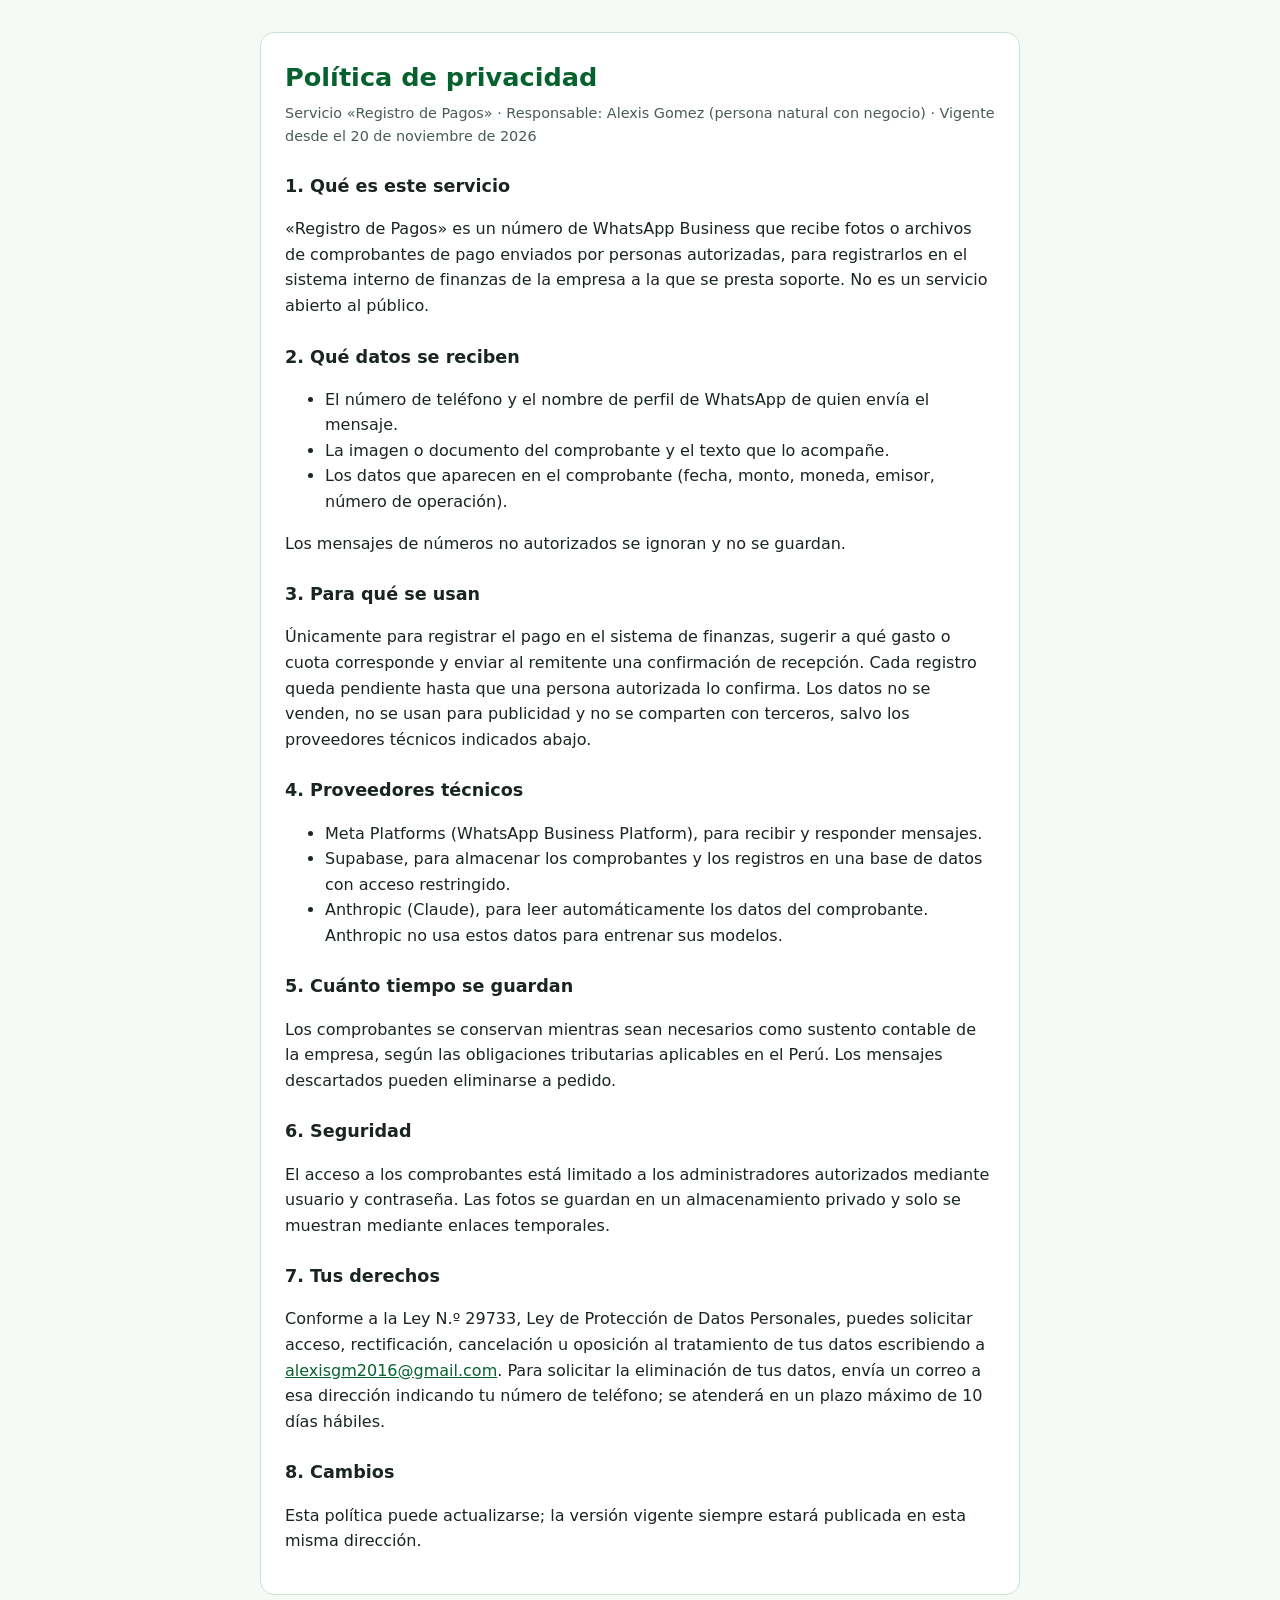
<file: privacidad-pagos.html>
<!doctype html>
<html lang="es">
<head>
<meta charset="utf-8">
<meta name="viewport" content="width=device-width, initial-scale=1">
<title>Política de privacidad – Registro de Pagos</title>
<meta name="robots" content="noindex">
<style>
  :root{--fondo:#F6FAF7;--texto:#1A2420;--suave:#4B5B53;--verde:#06612E;--borde:#CBE1D3;--tarjeta:#fff}
  @media (prefers-color-scheme:dark){:root{--fondo:#0F1713;--texto:#E6EFE9;--suave:#A9BAB0;--verde:#5FCB8C;--borde:#2A3A31;--tarjeta:#16211B}}
  body{margin:0;background:var(--fondo);color:var(--texto);font:16px/1.6 "Segoe UI",system-ui,sans-serif}
  main{max-width:760px;margin:0 auto;padding:32px 16px 48px}
  .t{background:var(--tarjeta);border:1px solid var(--borde);border-radius:14px;padding:24px}
  h1{font-size:1.6rem;margin:0 0 4px;color:var(--verde)}
  h2{font-size:1.1rem;margin:24px 0 6px}
  p,li{color:var(--texto)} .m{color:var(--suave);font-size:.9rem;margin:0 0 16px}
  a{color:var(--verde)}
</style>
</head>
<body>
<main><div class="t">
<h1>Política de privacidad</h1>
<p class="m">Servicio «Registro de Pagos» · Responsable: Alexis Gomez (persona natural con negocio) · Vigente desde el 20 de noviembre de 2026</p>

<h2>1. Qué es este servicio</h2>
<p>«Registro de Pagos» es un número de WhatsApp Business que recibe fotos o archivos de comprobantes de pago enviados por personas autorizadas, para registrarlos en el sistema interno de finanzas de la empresa a la que se presta soporte. No es un servicio abierto al público.</p>

<h2>2. Qué datos se reciben</h2>
<ul>
  <li>El número de teléfono y el nombre de perfil de WhatsApp de quien envía el mensaje.</li>
  <li>La imagen o documento del comprobante y el texto que lo acompañe.</li>
  <li>Los datos que aparecen en el comprobante (fecha, monto, moneda, emisor, número de operación).</li>
</ul>
<p>Los mensajes de números no autorizados se ignoran y no se guardan.</p>

<h2>3. Para qué se usan</h2>
<p>Únicamente para registrar el pago en el sistema de finanzas, sugerir a qué gasto o cuota corresponde y enviar al remitente una confirmación de recepción. Cada registro queda pendiente hasta que una persona autorizada lo confirma. Los datos no se venden, no se usan para publicidad y no se comparten con terceros, salvo los proveedores técnicos indicados abajo.</p>

<h2>4. Proveedores técnicos</h2>
<ul>
  <li>Meta Platforms (WhatsApp Business Platform), para recibir y responder mensajes.</li>
  <li>Supabase, para almacenar los comprobantes y los registros en una base de datos con acceso restringido.</li>
  <li>Anthropic (Claude), para leer automáticamente los datos del comprobante. Anthropic no usa estos datos para entrenar sus modelos.</li>
</ul>

<h2>5. Cuánto tiempo se guardan</h2>
<p>Los comprobantes se conservan mientras sean necesarios como sustento contable de la empresa, según las obligaciones tributarias aplicables en el Perú. Los mensajes descartados pueden eliminarse a pedido.</p>

<h2>6. Seguridad</h2>
<p>El acceso a los comprobantes está limitado a los administradores autorizados mediante usuario y contraseña. Las fotos se guardan en un almacenamiento privado y solo se muestran mediante enlaces temporales.</p>

<h2>7. Tus derechos</h2>
<p>Conforme a la Ley N.º 29733, Ley de Protección de Datos Personales, puedes solicitar acceso, rectificación, cancelación u oposición al tratamiento de tus datos escribiendo a <a href="mailto:alexisgm2016@gmail.com">alexisgm2016@gmail.com</a>. Para solicitar la eliminación de tus datos, envía un correo a esa dirección indicando tu número de teléfono; se atenderá en un plazo máximo de 10 días hábiles.</p>

<h2>8. Cambios</h2>
<p>Esta política puede actualizarse; la versión vigente siempre estará publicada en esta misma dirección.</p>
</div></main>
</body>
</html>
</file>
